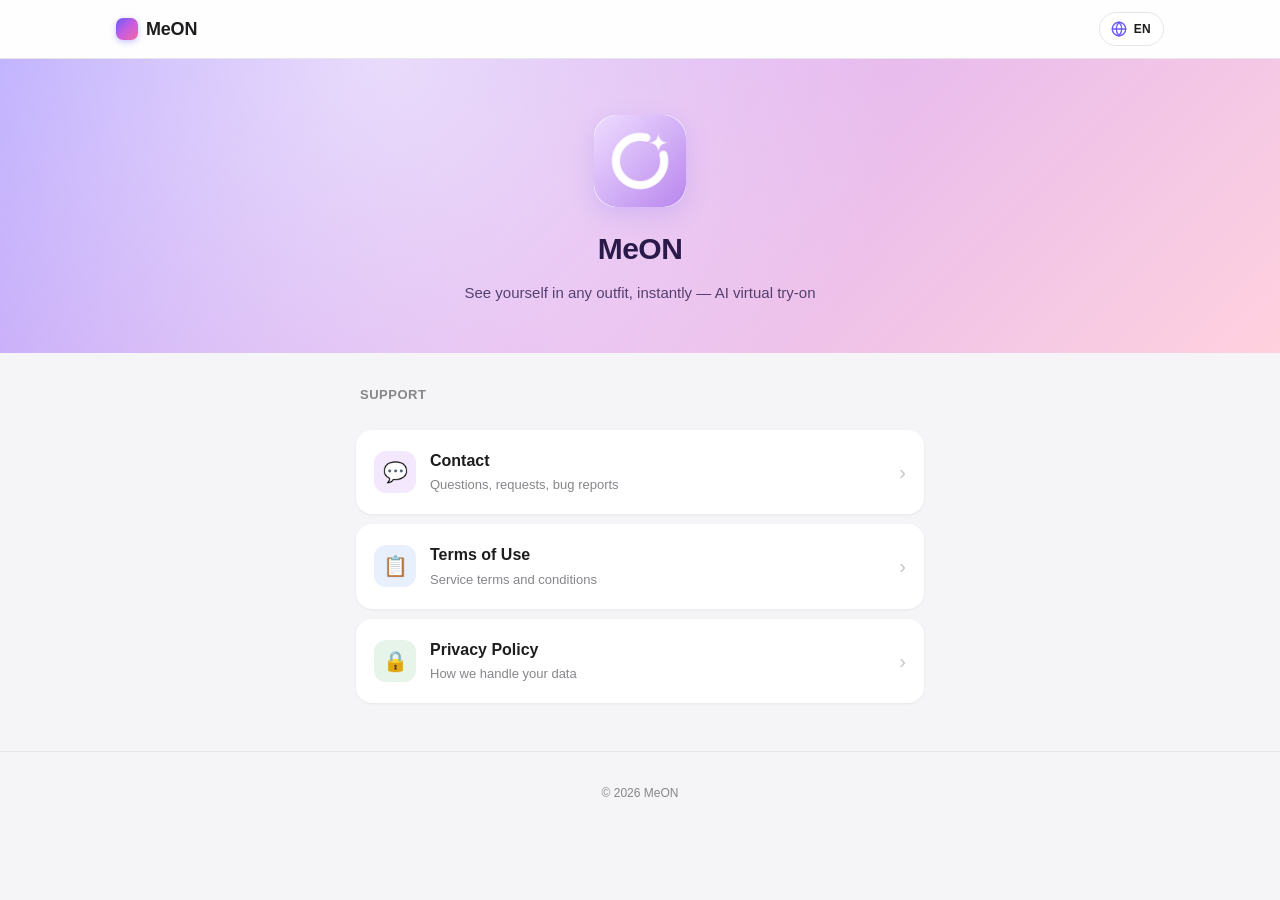
<file: index.html>
<!DOCTYPE html>
<html lang="ja">
<head>
    <meta charset="UTF-8">
    <meta name="viewport" content="width=device-width, initial-scale=1.0, viewport-fit=cover">
    <meta name="robots" content="noindex">
    <meta name="title-ja" content="MeON - サポート">
    <meta name="title-en" content="MeON - Support">
    <meta name="theme-color" content="#c79deb">
    <link rel="icon" type="image/svg+xml" href="favicon.svg">
    <link rel="icon" type="image/png" sizes="32x32" href="favicon-32.png">
    <link rel="apple-touch-icon" sizes="180x180" href="apple-touch-icon.png">
    <title>MeON - サポート</title>
    <link rel="stylesheet" href="assets/style.css">
</head>
<body data-lang="ja">
    <header class="topbar">
        <div class="topbar__inner">
            <a class="topbar__brand" href="./">
                <span class="dot"></span>
                MeON
            </a>
            <button class="lang-switch" type="button" aria-label="Switch language">
                <svg class="lang-switch__icon" viewBox="0 0 24 24" fill="none" stroke="currentColor" stroke-width="1.8" stroke-linecap="round" stroke-linejoin="round" aria-hidden="true"><circle cx="12" cy="12" r="9"/><path d="M3 12h18"/><path d="M12 3a13 13 0 0 1 0 18"/><path d="M12 3a13 13 0 0 0 0 18"/></svg>
                <span class="lang-switch__label">JA</span>
            </button>
        </div>
    </header>

    <section class="hero">
        <div class="hero__icon">
            <img src="icon-192.png" alt="MeON app icon">
        </div>
        <h1>MeON</h1>
        <p class="hero__tagline" data-lang-block="ja">AI で「自分が着た姿」がその場で分かる、バーチャル試着アプリ</p>
        <p class="hero__tagline" data-lang-block="en">See yourself in any outfit, instantly — AI virtual try-on</p>
    </section>

    <p class="section-title" data-lang-block="ja">サポート</p>
    <p class="section-title" data-lang-block="en">Support</p>

    <nav class="cards">
        <a href="contact.html" class="card">
            <div class="card__icon purple">💬</div>
            <div class="card__body" data-lang-block="ja">
                <h3>お問い合わせ</h3>
                <p>ご質問・ご要望・不具合報告</p>
            </div>
            <div class="card__body" data-lang-block="en">
                <h3>Contact</h3>
                <p>Questions, requests, bug reports</p>
            </div>
            <span class="card__arrow">›</span>
        </a>
        <a href="terms.html" class="card">
            <div class="card__icon blue">📋</div>
            <div class="card__body" data-lang-block="ja">
                <h3>利用規約</h3>
                <p>サービスのご利用に関する規約</p>
            </div>
            <div class="card__body" data-lang-block="en">
                <h3>Terms of Use</h3>
                <p>Service terms and conditions</p>
            </div>
            <span class="card__arrow">›</span>
        </a>
        <a href="privacy.html" class="card">
            <div class="card__icon green">🔒</div>
            <div class="card__body" data-lang-block="ja">
                <h3>プライバシーポリシー</h3>
                <p>個人情報の取り扱いについて</p>
            </div>
            <div class="card__body" data-lang-block="en">
                <h3>Privacy Policy</h3>
                <p>How we handle your data</p>
            </div>
            <span class="card__arrow">›</span>
        </a>
        <a href="tokushoho.html" class="card" data-lang-block="ja">
            <div class="card__icon amber">🏢</div>
            <div class="card__body">
                <h3>特定商取引法に基づく表記</h3>
                <p>販売事業者情報</p>
            </div>
            <span class="card__arrow">›</span>
        </a>
    </nav>

    <footer>
        <p>&copy; <span id="year"></span> MeON</p>
    </footer>

    <script src="assets/lang.js"></script>
</body>
</html>
</file>
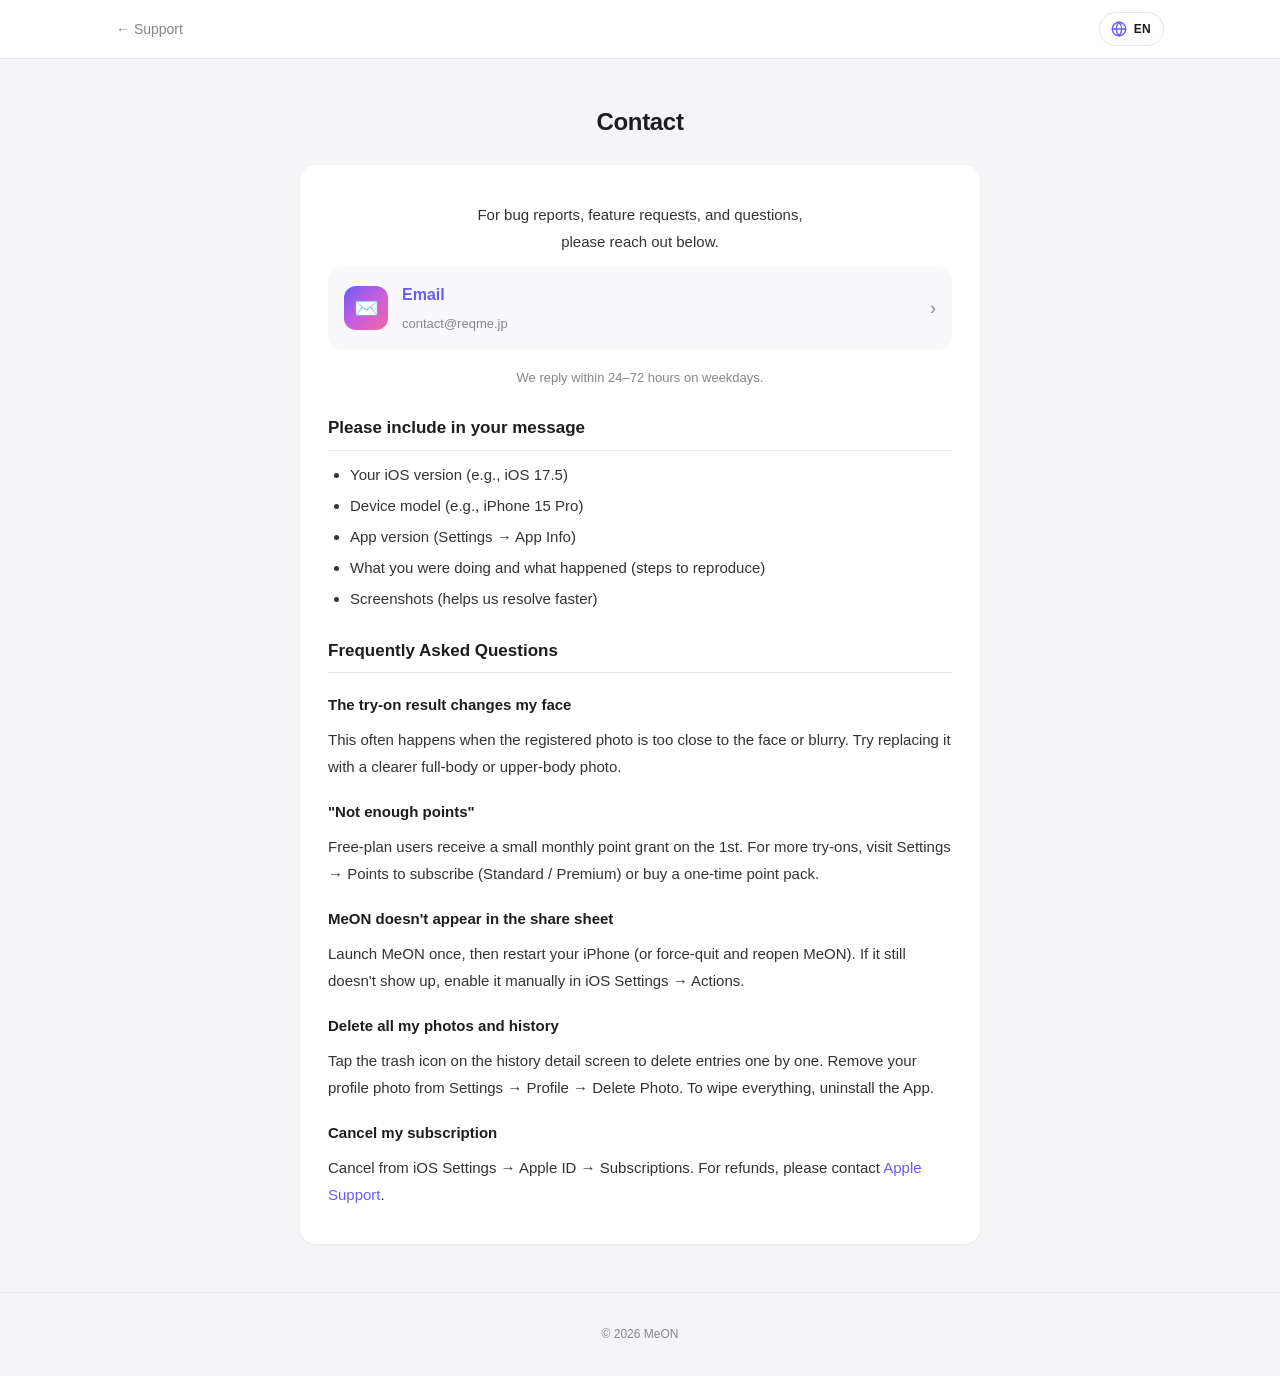
<file: contact.html>
<!DOCTYPE html>
<html lang="ja">
<head>
    <meta charset="UTF-8">
    <meta name="viewport" content="width=device-width, initial-scale=1.0, viewport-fit=cover">
    <meta name="robots" content="noindex">
    <meta name="title-ja" content="お問い合わせ - MeON">
    <meta name="title-en" content="Contact - MeON">
    <meta name="theme-color" content="#ffffff">
    <link rel="icon" type="image/svg+xml" href="favicon.svg">
    <link rel="icon" type="image/png" sizes="32x32" href="favicon-32.png">
    <link rel="apple-touch-icon" sizes="180x180" href="apple-touch-icon.png">
    <title>お問い合わせ - MeON</title>
    <link rel="stylesheet" href="assets/style.css">
</head>
<body data-lang="ja">
    <header class="topbar">
        <div class="topbar__inner">
            <a class="topbar__back" href="./" data-lang-block="ja">← サポート</a>
            <a class="topbar__back" href="./" data-lang-block="en">← Support</a>
            <button class="lang-switch" type="button" aria-label="Switch language">
                <svg class="lang-switch__icon" viewBox="0 0 24 24" fill="none" stroke="currentColor" stroke-width="1.8" stroke-linecap="round" stroke-linejoin="round" aria-hidden="true"><circle cx="12" cy="12" r="9"/><path d="M3 12h18"/><path d="M12 3a13 13 0 0 1 0 18"/><path d="M12 3a13 13 0 0 0 0 18"/></svg>
                <span class="lang-switch__label">JA</span>
            </button>
        </div>
    </header>

    <div class="page-header">
        <h1 data-lang-block="ja">お問い合わせ</h1>
        <h1 data-lang-block="en">Contact</h1>
    </div>

    <!-- ===== Japanese ===== -->
    <div class="content" data-lang-block="ja">
        <p style="text-align:center; color:#333;">
            MeON の不具合報告・ご要望・ご質問は<br>下記よりお気軽にご連絡ください。
        </p>

        <div class="contact-methods">
            <a href="mailto:contact@reqme.jp?subject=%5BMeON%5D%20お問い合わせ" class="contact-card">
                <div class="ico">✉️</div>
                <div class="info">
                    <div class="title">メール</div>
                    <div class="desc">contact@reqme.jp</div>
                </div>
                <div class="arr">›</div>
            </a>
        </div>

        <p style="font-size: 13px; color: #86868b; text-align: center;">
            平日 24〜72 時間以内に返信いたします。
        </p>

        <h2>お問い合わせ時にご記載ください</h2>
        <ul>
            <li>ご利用の iOS バージョン（例: iOS 17.5）</li>
            <li>端末モデル（例: iPhone 15 Pro）</li>
            <li>アプリのバージョン（設定 → アプリ情報から確認できます）</li>
            <li>具体的な現象・再現手順</li>
            <li>スクリーンショット（添付いただけると解決が早まります）</li>
        </ul>

        <h2>よくあるご質問</h2>

        <h3>試着画像が顔まで変わってしまう</h3>
        <p>登録した写真が顔のアップ気味だったり、ブレている場合に発生しやすくなります。全身、または上半身がはっきり写った写真への変更をお試しください。</p>

        <h3>「ポイントが足りません」と出る</h3>
        <p>毎月 1 日に Free プランで一定のポイントが自動付与されます。それ以上の試着が必要な場合は、設定 → ポイント から有料プラン（Standard / Premium）または単発のポイントパックをご利用ください。</p>

        <h3>共有シートに MeON が出ない</h3>
        <p>一度 MeON を起動後、iPhone を再起動（もしくは MeON を強制終了→再起動）してから再度お試しください。それでも表示されない場合は iOS の設定 → アクションから手動で有効化できます。</p>

        <h3>登録した写真や試着履歴を全部削除したい</h3>
        <p>履歴は履歴詳細画面のゴミ箱アイコンから個別削除できます。プロフィール写真は設定 → プロフィール → 写真を削除から削除できます。すべて消したい場合は、本アプリをアンインストールしてください。</p>

        <h3>サブスクリプションを解約したい</h3>
        <p>iOS の「設定」→ Apple ID → サブスクリプション から解約できます。返金については <a href="https://support.apple.com/ja-jp" target="_blank" rel="noopener">Apple サポート</a> にお問い合わせください。</p>
    </div>

    <!-- ===== English ===== -->
    <div class="content" data-lang-block="en">
        <p style="text-align:center; color:#333;">
            For bug reports, feature requests, and questions,<br>please reach out below.
        </p>

        <div class="contact-methods">
            <a href="mailto:contact@reqme.jp?subject=%5BMeON%5D%20Support" class="contact-card">
                <div class="ico">✉️</div>
                <div class="info">
                    <div class="title">Email</div>
                    <div class="desc">contact@reqme.jp</div>
                </div>
                <div class="arr">›</div>
            </a>
        </div>

        <p style="font-size: 13px; color: #86868b; text-align: center;">
            We reply within 24–72 hours on weekdays.
        </p>

        <h2>Please include in your message</h2>
        <ul>
            <li>Your iOS version (e.g., iOS 17.5)</li>
            <li>Device model (e.g., iPhone 15 Pro)</li>
            <li>App version (Settings → App Info)</li>
            <li>What you were doing and what happened (steps to reproduce)</li>
            <li>Screenshots (helps us resolve faster)</li>
        </ul>

        <h2>Frequently Asked Questions</h2>

        <h3>The try-on result changes my face</h3>
        <p>This often happens when the registered photo is too close to the face or blurry. Try replacing it with a clearer full-body or upper-body photo.</p>

        <h3>"Not enough points"</h3>
        <p>Free-plan users receive a small monthly point grant on the 1st. For more try-ons, visit Settings → Points to subscribe (Standard / Premium) or buy a one-time point pack.</p>

        <h3>MeON doesn't appear in the share sheet</h3>
        <p>Launch MeON once, then restart your iPhone (or force-quit and reopen MeON). If it still doesn't show up, enable it manually in iOS Settings → Actions.</p>

        <h3>Delete all my photos and history</h3>
        <p>Tap the trash icon on the history detail screen to delete entries one by one. Remove your profile photo from Settings → Profile → Delete Photo. To wipe everything, uninstall the App.</p>

        <h3>Cancel my subscription</h3>
        <p>Cancel from iOS Settings → Apple ID → Subscriptions. For refunds, please contact <a href="https://support.apple.com" target="_blank" rel="noopener">Apple Support</a>.</p>
    </div>

    <footer>
        <p>&copy; <span id="year"></span> MeON</p>
    </footer>

    <script src="assets/lang.js"></script>
</body>
</html>
</file>
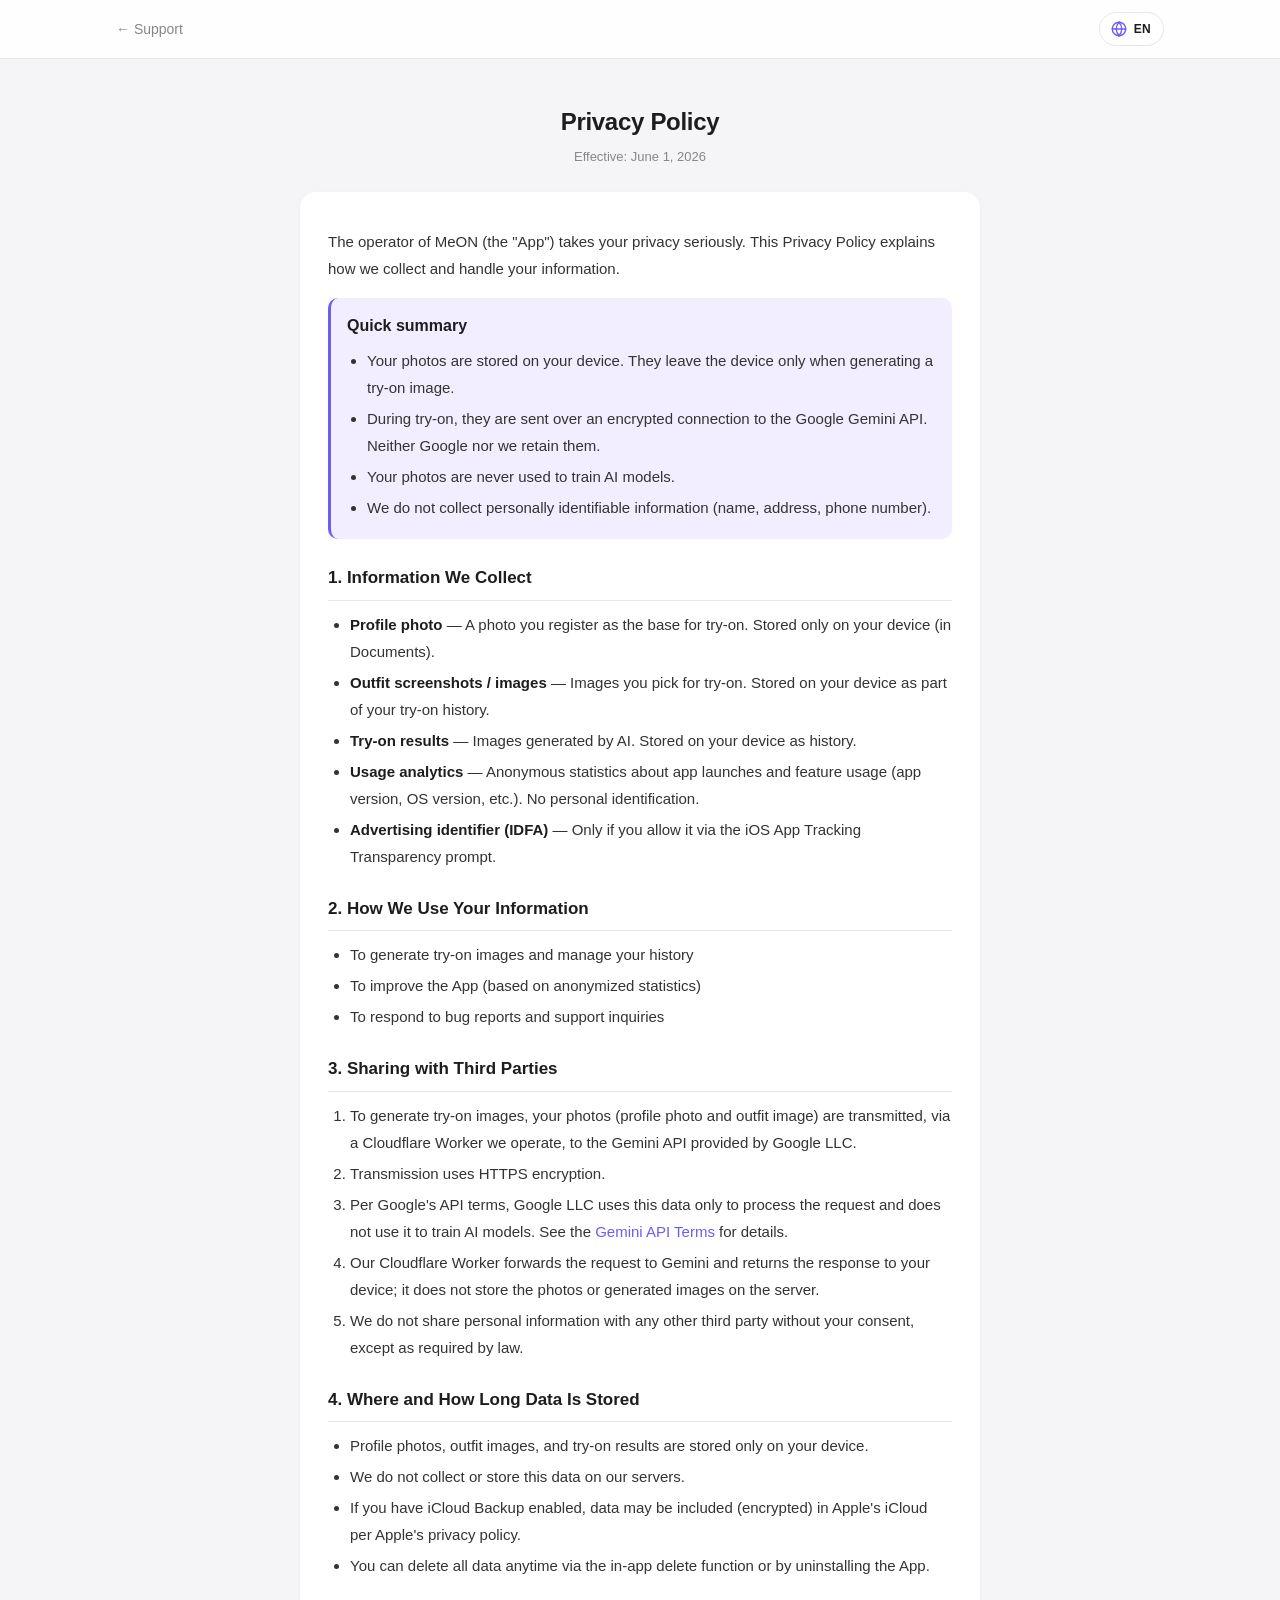
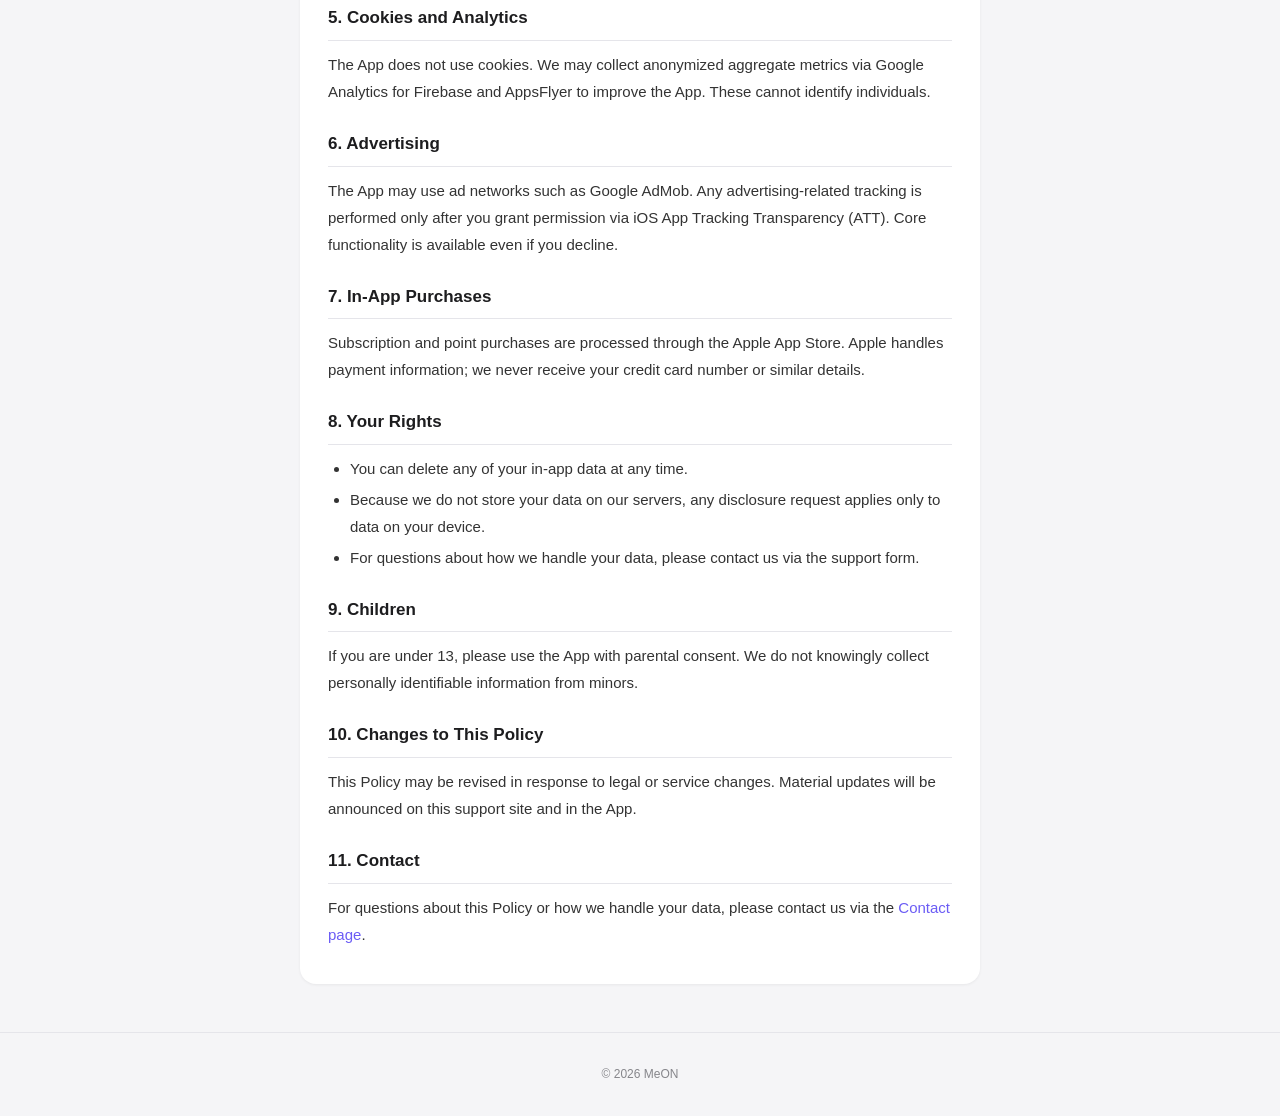
<file: privacy.html>
<!DOCTYPE html>
<html lang="ja">
<head>
    <meta charset="UTF-8">
    <meta name="viewport" content="width=device-width, initial-scale=1.0, viewport-fit=cover">
    <meta name="robots" content="noindex">
    <meta name="title-ja" content="プライバシーポリシー - MeON">
    <meta name="title-en" content="Privacy Policy - MeON">
    <meta name="theme-color" content="#ffffff">
    <link rel="icon" type="image/svg+xml" href="favicon.svg">
    <link rel="icon" type="image/png" sizes="32x32" href="favicon-32.png">
    <link rel="apple-touch-icon" sizes="180x180" href="apple-touch-icon.png">
    <title>プライバシーポリシー - MeON</title>
    <link rel="stylesheet" href="assets/style.css">
</head>
<body data-lang="ja">
    <header class="topbar">
        <div class="topbar__inner">
            <a class="topbar__back" href="./" data-lang-block="ja">← サポート</a>
            <a class="topbar__back" href="./" data-lang-block="en">← Support</a>
            <button class="lang-switch" type="button" aria-label="Switch language">
                <svg class="lang-switch__icon" viewBox="0 0 24 24" fill="none" stroke="currentColor" stroke-width="1.8" stroke-linecap="round" stroke-linejoin="round" aria-hidden="true"><circle cx="12" cy="12" r="9"/><path d="M3 12h18"/><path d="M12 3a13 13 0 0 1 0 18"/><path d="M12 3a13 13 0 0 0 0 18"/></svg>
                <span class="lang-switch__label">JA</span>
            </button>
        </div>
    </header>

    <div class="page-header">
        <h1 data-lang-block="ja">プライバシーポリシー</h1>
        <h1 data-lang-block="en">Privacy Policy</h1>
        <p class="date" data-lang-block="ja">制定：2026年6月1日</p>
        <p class="date" data-lang-block="en">Effective: June 1, 2026</p>
    </div>

    <!-- ===== Japanese ===== -->
    <div class="content" data-lang-block="ja">
        <p>MeON（以下「本アプリ」）の運営者（以下「運営者」）は、利用者のプライバシー保護を重要視し、個人情報および利用データの取り扱いについて以下のとおり定めます。</p>

        <div class="callout">
            <strong>要点だけ知りたい方へ</strong>
            <ul>
                <li>写真は端末内に保存され、試着結果生成のとき以外は端末外に出ません。</li>
                <li>試着時のみ、暗号化通信で Google Gemini API に送信されますが、Google および当方サーバーで保管はされません。</li>
                <li>AI の学習には利用されません。</li>
                <li>個人を識別できる情報（氏名・住所・電話番号）は一切取得しません。</li>
            </ul>
        </div>

        <h2>1. 取得する情報</h2>
        <ul>
            <li><strong>プロフィール写真</strong> — 利用者が試着のベースとして登録する写真。端末内（Documents）にのみ保存されます。</li>
            <li><strong>服のスクリーンショット / 画像</strong> — 利用者が試着のために選択した画像。端末内および試着履歴として保存されます。</li>
            <li><strong>試着結果画像</strong> — AI により生成された画像。端末内の履歴として保存されます。</li>
            <li><strong>利用統計</strong> — アプリの起動・機能利用に関する匿名統計（バージョン情報・OS バージョン等）。個人を特定できない形式で取得します。</li>
            <li><strong>App Tracking Transparency (ATT) で許可された場合の広告識別子</strong> — 利用者が iOS の設定で許可した場合のみ。</li>
        </ul>

        <h2>2. 個人情報の利用目的</h2>
        <ul>
            <li>試着画像の生成および履歴管理</li>
            <li>本アプリの機能改善（匿名統計に基づく）</li>
            <li>不具合・問い合わせ対応</li>
        </ul>

        <h2>3. 第三者への提供・外部送信</h2>
        <ol>
            <li>試着画像の生成のため、利用者の写真（プロフィール写真および服の画像）は、本アプリ運営者の管理する Cloudflare Worker を経由して Google LLC が提供する Gemini API に送信されます。</li>
            <li>送信は HTTPS による暗号化通信で行われます。</li>
            <li>Google LLC は当該データを当該リクエストの処理のためのみに利用し、AI の学習データとしては利用しないことを Google の API 規約上明示しています。詳細は <a href="https://ai.google.dev/gemini-api/terms" target="_blank" rel="noopener">Gemini API の利用規約</a> をご参照ください。</li>
            <li>運営者の Cloudflare Worker は、リクエストを Gemini に転送した後、レスポンスを利用者の端末へ返却するのみで、写真や生成画像をサーバー側に保管しません。</li>
            <li>上記以外の第三者に対し、利用者の同意なく個人情報を提供することはありません。ただし、法令に基づく場合を除きます。</li>
        </ol>

        <h2>4. データの保管場所と期間</h2>
        <ul>
            <li>プロフィール写真、服の画像、試着結果はすべて利用者の端末内にのみ保存されます。</li>
            <li>運営者は当該データを取得・保管しません。</li>
            <li>iCloud バックアップが有効になっている場合は、Apple の iCloud に暗号化された形式で含まれます。これは Apple のプライバシーポリシーに従います。</li>
            <li>利用者はいつでも履歴削除機能、またはアプリのアンインストールにより、端末内のすべてのデータを削除できます。</li>
        </ul>

        <h2>5. クッキー・解析ツール</h2>
        <p>本アプリではクッキーを利用していません。アプリの利用状況を改善するため、Google Analytics for Firebase および AppsFlyer による匿名化された集計データの取得を行うことがあります。これらにより個人を特定することはできません。</p>

        <h2>6. 広告について</h2>
        <p>本アプリは Google AdMob 等の広告ネットワークを利用する場合があります。広告配信に伴うトラッキングは、iOS の App Tracking Transparency（ATT）で利用者の許可を取得した上でのみ実施します。許可されない場合でも、本アプリの基本機能は利用できます。</p>

        <h2>7. アプリ内課金</h2>
        <p>サブスクリプションおよびポイント購入は、Apple の App Store 経由で行われます。決済情報は Apple が管理し、運営者は決済カード番号などの情報を取得することはありません。</p>

        <h2>8. 利用者の権利</h2>
        <ul>
            <li>利用者は、本アプリ内に保存された自身のデータを、いつでも削除することができます。</li>
            <li>運営者は利用者のデータをサーバー側に保管していないため、データの開示請求は端末内のデータが対象となります。</li>
            <li>個人情報の取り扱いに関するご質問は、お問い合わせ窓口までご連絡ください。</li>
        </ul>

        <h2>9. 未成年者の利用</h2>
        <p>13 歳未満の方が本アプリを利用する場合は、保護者の同意のもとでご利用ください。運営者は、未成年者からの本人特定情報を意図的に収集することはありません。</p>

        <h2>10. ポリシーの変更</h2>
        <p>本ポリシーは、法令の改正やサービス内容の変更に応じて、必要に応じて改定されます。重要な変更がある場合は、本サポートサイトおよびアプリ内で告知します。</p>

        <h2>11. お問い合わせ</h2>
        <p>本ポリシーまたは個人情報の取り扱いに関するご質問は、<a href="contact.html">お問い合わせページ</a> よりご連絡ください。</p>
    </div>

    <!-- ===== English ===== -->
    <div class="content" data-lang-block="en">
        <p>The operator of MeON (the "App") takes your privacy seriously. This Privacy Policy explains how we collect and handle your information.</p>

        <div class="callout">
            <strong>Quick summary</strong>
            <ul>
                <li>Your photos are stored on your device. They leave the device only when generating a try-on image.</li>
                <li>During try-on, they are sent over an encrypted connection to the Google Gemini API. Neither Google nor we retain them.</li>
                <li>Your photos are never used to train AI models.</li>
                <li>We do not collect personally identifiable information (name, address, phone number).</li>
            </ul>
        </div>

        <h2>1. Information We Collect</h2>
        <ul>
            <li><strong>Profile photo</strong> — A photo you register as the base for try-on. Stored only on your device (in Documents).</li>
            <li><strong>Outfit screenshots / images</strong> — Images you pick for try-on. Stored on your device as part of your try-on history.</li>
            <li><strong>Try-on results</strong> — Images generated by AI. Stored on your device as history.</li>
            <li><strong>Usage analytics</strong> — Anonymous statistics about app launches and feature usage (app version, OS version, etc.). No personal identification.</li>
            <li><strong>Advertising identifier (IDFA)</strong> — Only if you allow it via the iOS App Tracking Transparency prompt.</li>
        </ul>

        <h2>2. How We Use Your Information</h2>
        <ul>
            <li>To generate try-on images and manage your history</li>
            <li>To improve the App (based on anonymized statistics)</li>
            <li>To respond to bug reports and support inquiries</li>
        </ul>

        <h2>3. Sharing with Third Parties</h2>
        <ol>
            <li>To generate try-on images, your photos (profile photo and outfit image) are transmitted, via a Cloudflare Worker we operate, to the Gemini API provided by Google LLC.</li>
            <li>Transmission uses HTTPS encryption.</li>
            <li>Per Google's API terms, Google LLC uses this data only to process the request and does not use it to train AI models. See the <a href="https://ai.google.dev/gemini-api/terms" target="_blank" rel="noopener">Gemini API Terms</a> for details.</li>
            <li>Our Cloudflare Worker forwards the request to Gemini and returns the response to your device; it does not store the photos or generated images on the server.</li>
            <li>We do not share personal information with any other third party without your consent, except as required by law.</li>
        </ol>

        <h2>4. Where and How Long Data Is Stored</h2>
        <ul>
            <li>Profile photos, outfit images, and try-on results are stored only on your device.</li>
            <li>We do not collect or store this data on our servers.</li>
            <li>If you have iCloud Backup enabled, data may be included (encrypted) in Apple's iCloud per Apple's privacy policy.</li>
            <li>You can delete all data anytime via the in-app delete function or by uninstalling the App.</li>
        </ul>

        <h2>5. Cookies and Analytics</h2>
        <p>The App does not use cookies. We may collect anonymized aggregate metrics via Google Analytics for Firebase and AppsFlyer to improve the App. These cannot identify individuals.</p>

        <h2>6. Advertising</h2>
        <p>The App may use ad networks such as Google AdMob. Any advertising-related tracking is performed only after you grant permission via iOS App Tracking Transparency (ATT). Core functionality is available even if you decline.</p>

        <h2>7. In-App Purchases</h2>
        <p>Subscription and point purchases are processed through the Apple App Store. Apple handles payment information; we never receive your credit card number or similar details.</p>

        <h2>8. Your Rights</h2>
        <ul>
            <li>You can delete any of your in-app data at any time.</li>
            <li>Because we do not store your data on our servers, any disclosure request applies only to data on your device.</li>
            <li>For questions about how we handle your data, please contact us via the support form.</li>
        </ul>

        <h2>9. Children</h2>
        <p>If you are under 13, please use the App with parental consent. We do not knowingly collect personally identifiable information from minors.</p>

        <h2>10. Changes to This Policy</h2>
        <p>This Policy may be revised in response to legal or service changes. Material updates will be announced on this support site and in the App.</p>

        <h2>11. Contact</h2>
        <p>For questions about this Policy or how we handle your data, please contact us via the <a href="contact.html">Contact page</a>.</p>
    </div>

    <footer>
        <p>&copy; <span id="year"></span> MeON</p>
    </footer>

    <script src="assets/lang.js"></script>
</body>
</html>
</file>
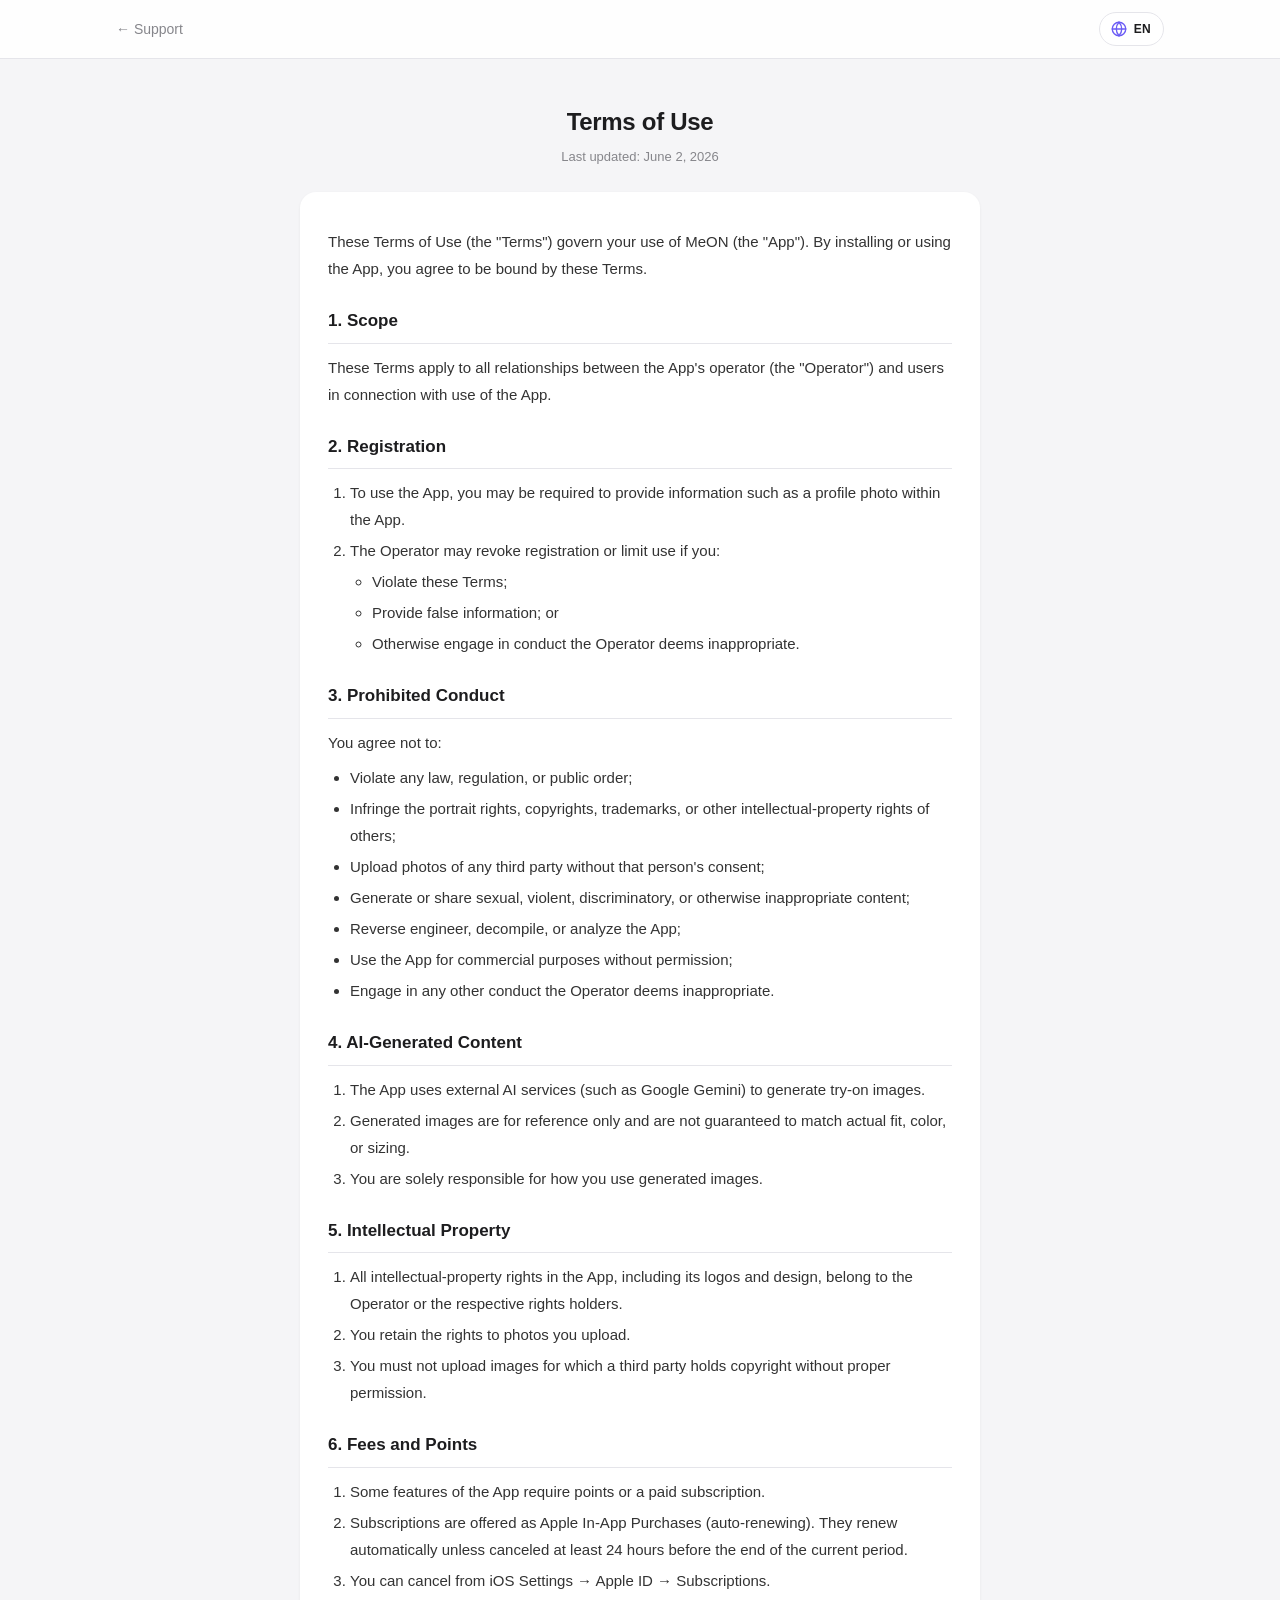
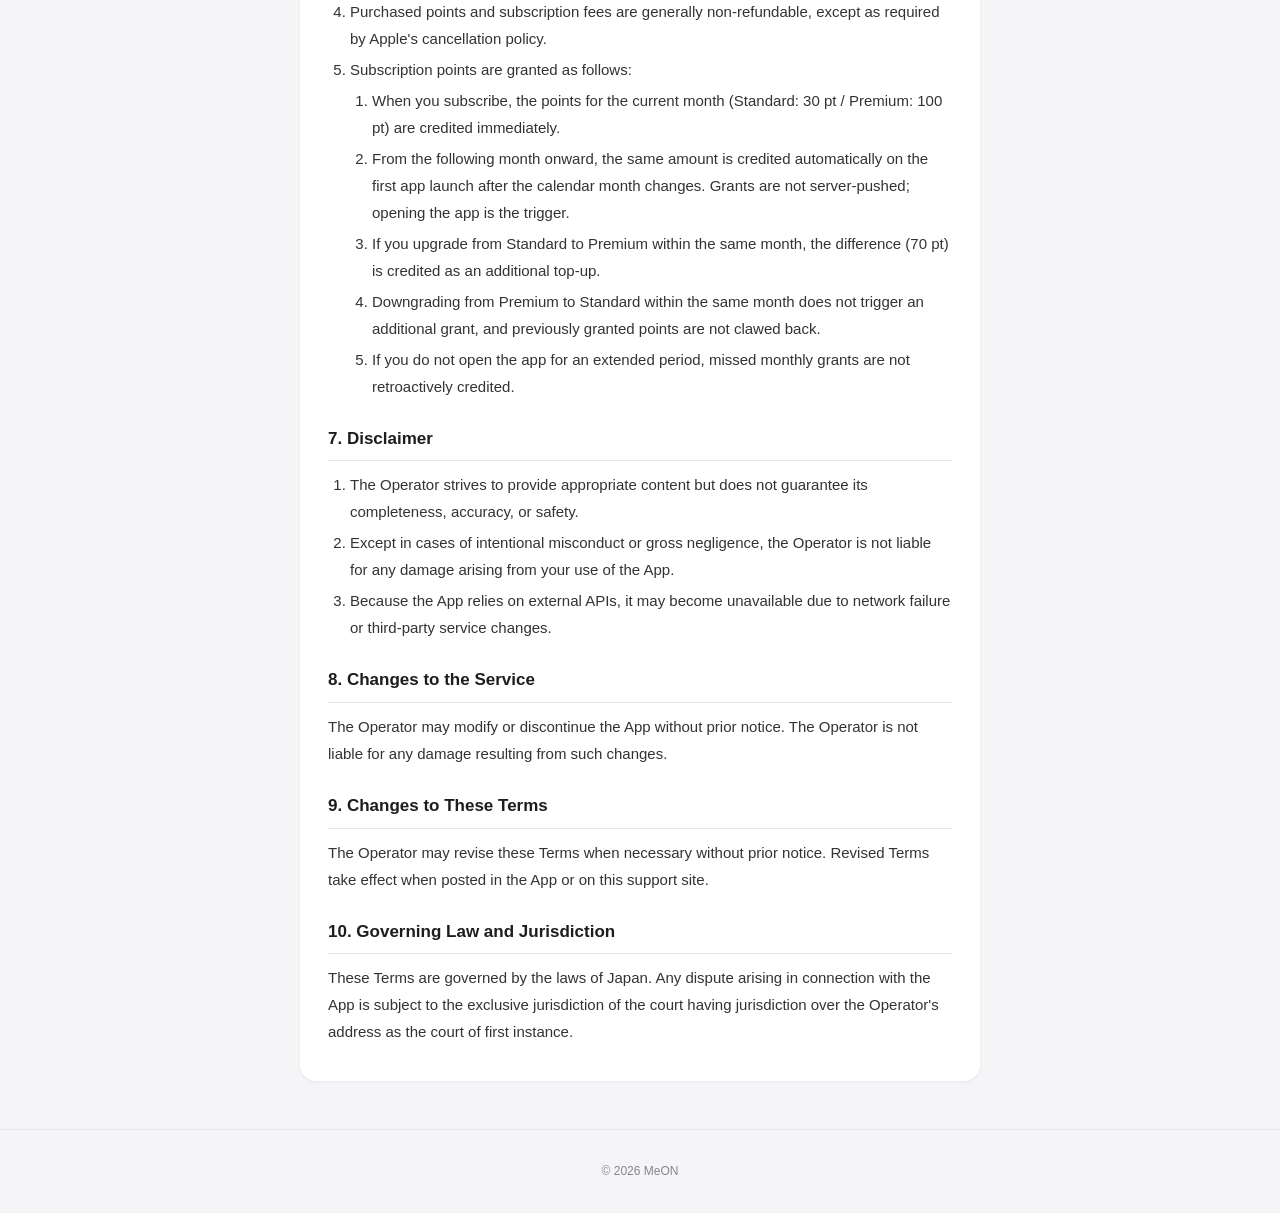
<file: terms.html>
<!DOCTYPE html>
<html lang="ja">
<head>
    <meta charset="UTF-8">
    <meta name="viewport" content="width=device-width, initial-scale=1.0, viewport-fit=cover">
    <meta name="robots" content="noindex">
    <meta name="title-ja" content="利用規約 - MeON">
    <meta name="title-en" content="Terms of Use - MeON">
    <meta name="theme-color" content="#ffffff">
    <link rel="icon" type="image/svg+xml" href="favicon.svg">
    <link rel="icon" type="image/png" sizes="32x32" href="favicon-32.png">
    <link rel="apple-touch-icon" sizes="180x180" href="apple-touch-icon.png">
    <title>利用規約 - MeON</title>
    <link rel="stylesheet" href="assets/style.css">
</head>
<body data-lang="ja">
    <header class="topbar">
        <div class="topbar__inner">
            <a class="topbar__back" href="./" data-lang-block="ja">← サポート</a>
            <a class="topbar__back" href="./" data-lang-block="en">← Support</a>
            <button class="lang-switch" type="button" aria-label="Switch language">
                <svg class="lang-switch__icon" viewBox="0 0 24 24" fill="none" stroke="currentColor" stroke-width="1.8" stroke-linecap="round" stroke-linejoin="round" aria-hidden="true"><circle cx="12" cy="12" r="9"/><path d="M3 12h18"/><path d="M12 3a13 13 0 0 1 0 18"/><path d="M12 3a13 13 0 0 0 0 18"/></svg>
                <span class="lang-switch__label">JA</span>
            </button>
        </div>
    </header>

    <div class="page-header">
        <h1 data-lang-block="ja">利用規約</h1>
        <h1 data-lang-block="en">Terms of Use</h1>
        <p class="date" data-lang-block="ja">最終更新：2026年6月2日</p>
        <p class="date" data-lang-block="en">Last updated: June 2, 2026</p>
    </div>

    <!-- ===== Japanese ===== -->
    <div class="content" data-lang-block="ja">
        <p>本利用規約（以下「本規約」）は、MeON（以下「本アプリ」）の利用に関する条件を定めるものです。本アプリをインストール、または利用することにより、本規約に同意したものとみなします。</p>

        <h2>第1条（適用）</h2>
        <p>本規約は、本アプリの提供者（以下「運営者」）と利用者との間の本アプリの利用に関わる一切の関係に適用されます。</p>

        <h2>第2条（利用登録）</h2>
        <ol>
            <li>本アプリの利用にあたって、利用者は本アプリ内でプロフィール写真の登録など必要な情報を提供することがあります。</li>
            <li>運営者は、利用者が次のいずれかに該当する場合、登録を取り消しまたは利用を制限することができます。
                <ul>
                    <li>本規約に違反した場合</li>
                    <li>登録事項に虚偽の事実があった場合</li>
                    <li>その他、運営者が利用を不適切と判断した場合</li>
                </ul>
            </li>
        </ol>

        <h2>第3条（禁止事項）</h2>
        <p>利用者は、本アプリの利用にあたり、以下の行為をしてはなりません。</p>
        <ul>
            <li>法令または公序良俗に違反する行為</li>
            <li>他人の肖像権、著作権、商標権その他の知的財産権を侵害する行為</li>
            <li>本人の同意を得ずに第三者の写真を本アプリにアップロードする行為</li>
            <li>性的、暴力的、差別的、その他不適切と判断されるコンテンツを生成・共有する行為</li>
            <li>本アプリのリバースエンジニアリング、逆コンパイル、解析を行う行為</li>
            <li>本アプリを商用目的で無断利用する行為</li>
            <li>その他、運営者が不適切と判断する行為</li>
        </ul>

        <h2>第4条（AI 生成コンテンツについて）</h2>
        <ol>
            <li>本アプリは外部の AI サービス（Google Gemini 等）を利用して試着画像を生成します。</li>
            <li>生成された画像はあくまで参考であり、実際の着用感や色味、サイズと完全に一致することは保証されません。</li>
            <li>生成画像の最終的な利用責任は利用者に帰属します。</li>
        </ol>

        <h2>第5条（知的財産権）</h2>
        <ol>
            <li>本アプリ自体および付随するロゴ、デザインに関する知的財産権は運営者または正当な権利者に帰属します。</li>
            <li>利用者が本アプリにアップロードした写真の権利は引き続き利用者に帰属します。</li>
            <li>利用者は、第三者が著作権を有する画像を許諾なくアップロードしてはなりません。</li>
        </ol>

        <h2>第6条（利用料金とポイント）</h2>
        <ol>
            <li>本アプリの一部機能は、ポイントの消費または有料サブスクリプションが必要です。</li>
            <li>サブスクリプションは Apple のアプリ内課金（自動更新型）として提供されます。期間終了の24時間前までにキャンセルしない限り自動更新されます。</li>
            <li>キャンセルは iOS の「設定」→「Apple ID」→「サブスクリプション」から行ってください。</li>
            <li>購入したポイントおよびサブスクリプション料金は、購入後の払い戻しを原則として行いません（Apple のキャンセル規定に従う場合を除く）。</li>
            <li>サブスクリプションプランのポイント付与は以下のとおりです。
                <ol>
                    <li>加入時に、当月分のポイント（Standard プラン: 30 pt / Premium プラン: 100 pt）を即時付与します。</li>
                    <li>翌月以降は、月が変わった後の初回アプリ起動時に同額のポイントを自動付与します。サーバーからのプッシュではなく、アプリ起動が付与の契機となります。</li>
                    <li>Standard 加入期間中に Premium へアップグレードした場合、同月内に差分（70 pt）を追加付与します。</li>
                    <li>Premium から Standard へのダウングレードが行われた場合、同月内の追加付与は行いません（既に付与済みのポイントの取り戻しも行いません）。</li>
                    <li>長期間アプリを起動しなかった場合、未受領月分の遡及付与は行いません。</li>
                </ol>
            </li>
        </ol>

        <h2>第7条（免責事項）</h2>
        <ol>
            <li>運営者は、本アプリの提供にあたり、可能な限り適切な内容となるよう努めますが、その完全性・正確性・安全性を保証するものではありません。</li>
            <li>本アプリの利用により発生した損害について、運営者は故意または重大な過失がない限り、責任を負わないものとします。</li>
            <li>本アプリは外部 API への通信が必要なため、ネットワーク障害や外部サービスの仕様変更により利用できなくなる場合があります。</li>
        </ol>

        <h2>第8条（サービス内容の変更）</h2>
        <p>運営者は、利用者への事前の通知なく、本アプリの内容を変更、または提供を停止することがあります。これにより利用者に生じた損害について、運営者は責任を負いません。</p>

        <h2>第9条（規約の変更）</h2>
        <p>運営者は、必要と判断した場合には、利用者に通知することなく本規約を変更することができます。変更後の規約は、本アプリ内または本サポートサイトに掲載した時点から効力を生じます。</p>

        <h2>第10条（準拠法・裁判管轄）</h2>
        <p>本規約の解釈にあたっては、日本法を準拠法とします。本アプリに関して紛争が生じた場合には、運営者の所在地を管轄する裁判所を専属的合意管轄とします。</p>
    </div>

    <!-- ===== English ===== -->
    <div class="content" data-lang-block="en">
        <p>These Terms of Use (the "Terms") govern your use of MeON (the "App"). By installing or using the App, you agree to be bound by these Terms.</p>

        <h2>1. Scope</h2>
        <p>These Terms apply to all relationships between the App's operator (the "Operator") and users in connection with use of the App.</p>

        <h2>2. Registration</h2>
        <ol>
            <li>To use the App, you may be required to provide information such as a profile photo within the App.</li>
            <li>The Operator may revoke registration or limit use if you:
                <ul>
                    <li>Violate these Terms;</li>
                    <li>Provide false information; or</li>
                    <li>Otherwise engage in conduct the Operator deems inappropriate.</li>
                </ul>
            </li>
        </ol>

        <h2>3. Prohibited Conduct</h2>
        <p>You agree not to:</p>
        <ul>
            <li>Violate any law, regulation, or public order;</li>
            <li>Infringe the portrait rights, copyrights, trademarks, or other intellectual-property rights of others;</li>
            <li>Upload photos of any third party without that person's consent;</li>
            <li>Generate or share sexual, violent, discriminatory, or otherwise inappropriate content;</li>
            <li>Reverse engineer, decompile, or analyze the App;</li>
            <li>Use the App for commercial purposes without permission;</li>
            <li>Engage in any other conduct the Operator deems inappropriate.</li>
        </ul>

        <h2>4. AI-Generated Content</h2>
        <ol>
            <li>The App uses external AI services (such as Google Gemini) to generate try-on images.</li>
            <li>Generated images are for reference only and are not guaranteed to match actual fit, color, or sizing.</li>
            <li>You are solely responsible for how you use generated images.</li>
        </ol>

        <h2>5. Intellectual Property</h2>
        <ol>
            <li>All intellectual-property rights in the App, including its logos and design, belong to the Operator or the respective rights holders.</li>
            <li>You retain the rights to photos you upload.</li>
            <li>You must not upload images for which a third party holds copyright without proper permission.</li>
        </ol>

        <h2>6. Fees and Points</h2>
        <ol>
            <li>Some features of the App require points or a paid subscription.</li>
            <li>Subscriptions are offered as Apple In-App Purchases (auto-renewing). They renew automatically unless canceled at least 24 hours before the end of the current period.</li>
            <li>You can cancel from iOS Settings → Apple ID → Subscriptions.</li>
            <li>Purchased points and subscription fees are generally non-refundable, except as required by Apple's cancellation policy.</li>
            <li>Subscription points are granted as follows:
                <ol>
                    <li>When you subscribe, the points for the current month (Standard: 30 pt / Premium: 100 pt) are credited immediately.</li>
                    <li>From the following month onward, the same amount is credited automatically on the first app launch after the calendar month changes. Grants are not server-pushed; opening the app is the trigger.</li>
                    <li>If you upgrade from Standard to Premium within the same month, the difference (70 pt) is credited as an additional top-up.</li>
                    <li>Downgrading from Premium to Standard within the same month does not trigger an additional grant, and previously granted points are not clawed back.</li>
                    <li>If you do not open the app for an extended period, missed monthly grants are not retroactively credited.</li>
                </ol>
            </li>
        </ol>

        <h2>7. Disclaimer</h2>
        <ol>
            <li>The Operator strives to provide appropriate content but does not guarantee its completeness, accuracy, or safety.</li>
            <li>Except in cases of intentional misconduct or gross negligence, the Operator is not liable for any damage arising from your use of the App.</li>
            <li>Because the App relies on external APIs, it may become unavailable due to network failure or third-party service changes.</li>
        </ol>

        <h2>8. Changes to the Service</h2>
        <p>The Operator may modify or discontinue the App without prior notice. The Operator is not liable for any damage resulting from such changes.</p>

        <h2>9. Changes to These Terms</h2>
        <p>The Operator may revise these Terms when necessary without prior notice. Revised Terms take effect when posted in the App or on this support site.</p>

        <h2>10. Governing Law and Jurisdiction</h2>
        <p>These Terms are governed by the laws of Japan. Any dispute arising in connection with the App is subject to the exclusive jurisdiction of the court having jurisdiction over the Operator's address as the court of first instance.</p>
    </div>

    <footer>
        <p>&copy; <span id="year"></span> MeON</p>
    </footer>

    <script src="assets/lang.js"></script>
</body>
</html>
</file>
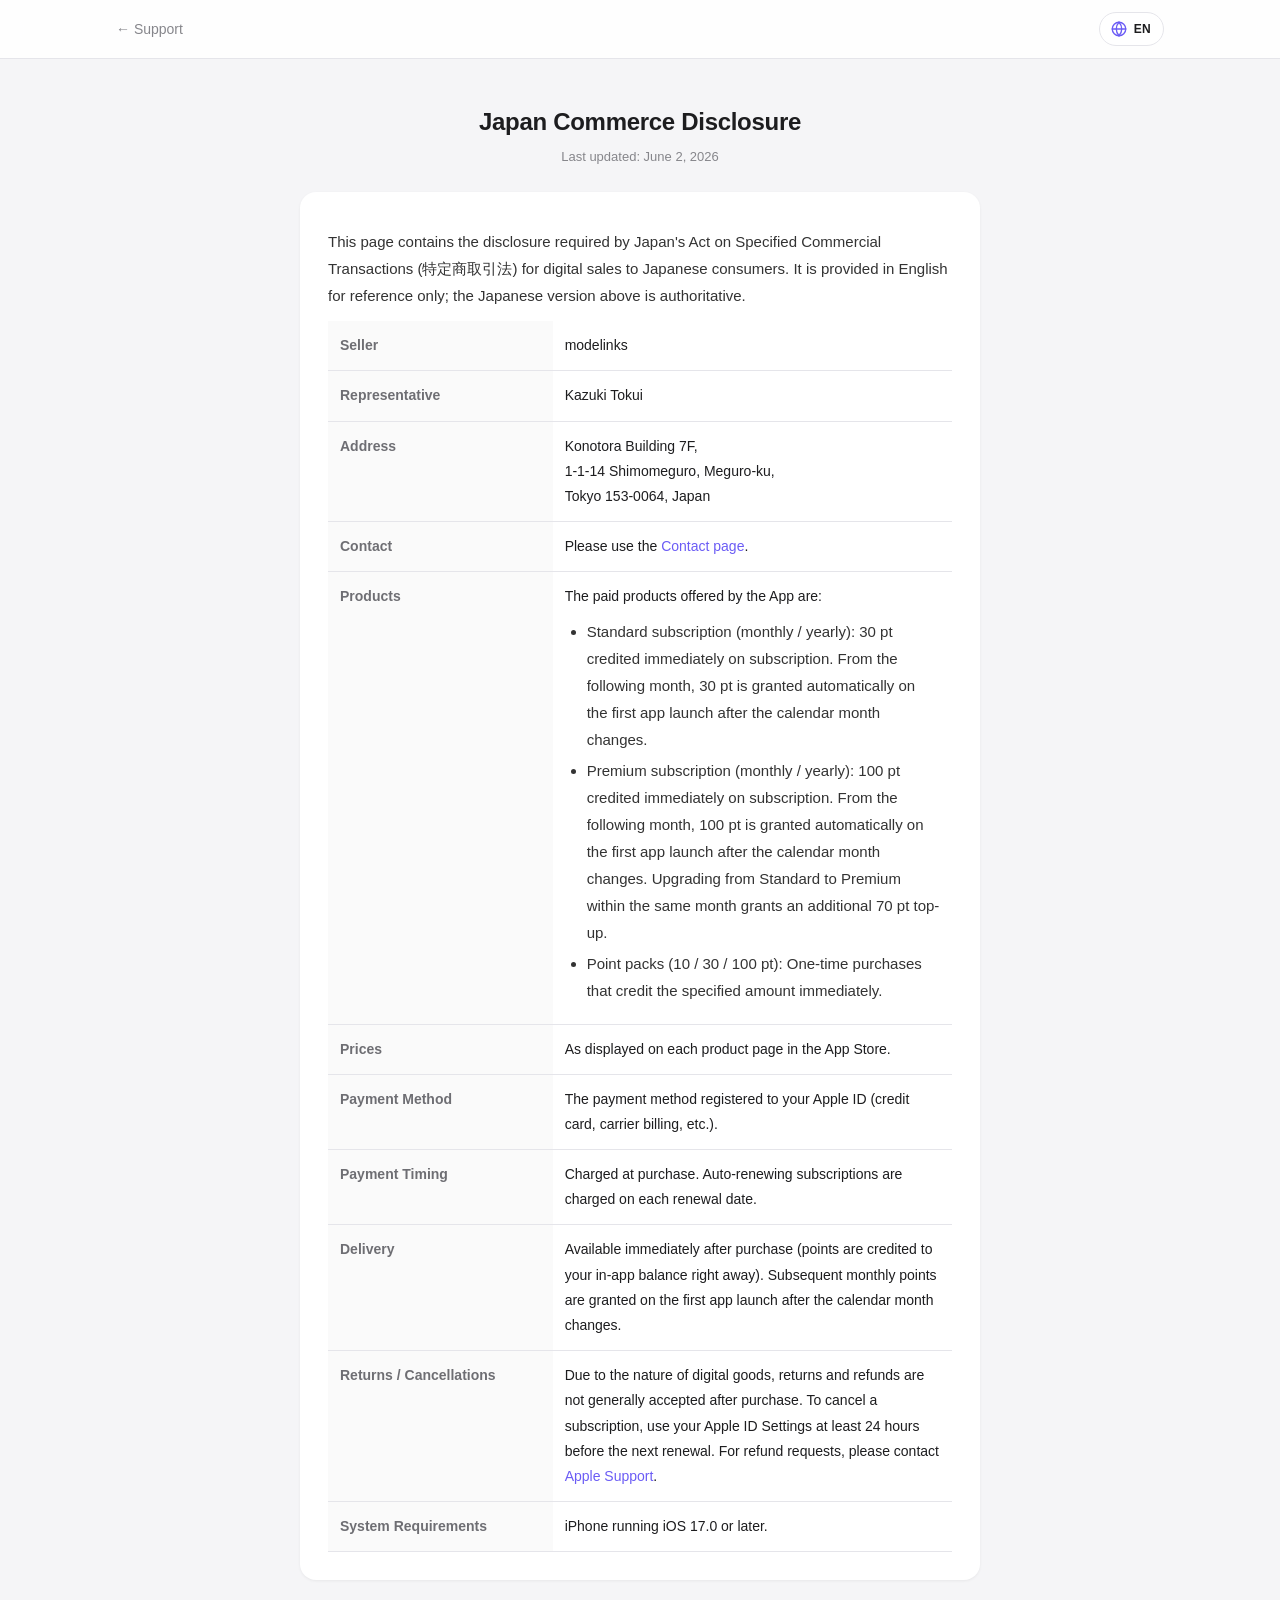
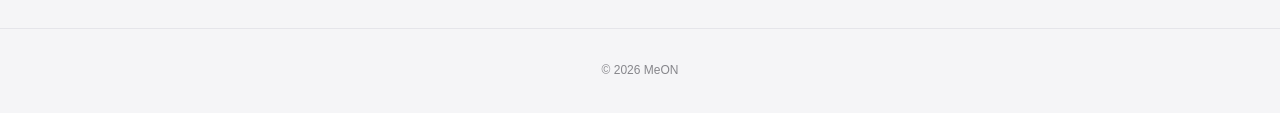
<file: tokushoho.html>
<!DOCTYPE html>
<html lang="ja">
<head>
    <meta charset="UTF-8">
    <meta name="viewport" content="width=device-width, initial-scale=1.0, viewport-fit=cover">
    <meta name="robots" content="noindex">
    <meta name="title-ja" content="特定商取引法に基づく表記 - MeON">
    <meta name="title-en" content="Japan Commerce Disclosure - MeON">
    <meta name="theme-color" content="#ffffff">
    <link rel="icon" type="image/svg+xml" href="favicon.svg">
    <link rel="icon" type="image/png" sizes="32x32" href="favicon-32.png">
    <link rel="apple-touch-icon" sizes="180x180" href="apple-touch-icon.png">
    <title>特定商取引法に基づく表記 - MeON</title>
    <link rel="stylesheet" href="assets/style.css">
</head>
<body data-lang="ja">
    <header class="topbar">
        <div class="topbar__inner">
            <a class="topbar__back" href="./" data-lang-block="ja">← サポート</a>
            <a class="topbar__back" href="./" data-lang-block="en">← Support</a>
            <button class="lang-switch" type="button" aria-label="Switch language">
                <svg class="lang-switch__icon" viewBox="0 0 24 24" fill="none" stroke="currentColor" stroke-width="1.8" stroke-linecap="round" stroke-linejoin="round" aria-hidden="true"><circle cx="12" cy="12" r="9"/><path d="M3 12h18"/><path d="M12 3a13 13 0 0 1 0 18"/><path d="M12 3a13 13 0 0 0 0 18"/></svg>
                <span class="lang-switch__label">JA</span>
            </button>
        </div>
    </header>

    <div class="page-header">
        <h1 data-lang-block="ja">特定商取引法に基づく表記</h1>
        <h1 data-lang-block="en">Japan Commerce Disclosure</h1>
        <p class="date" data-lang-block="ja">最終更新：2026年6月2日</p>
        <p class="date" data-lang-block="en">Last updated: June 2, 2026</p>
    </div>

    <!-- ===== Japanese ===== -->
    <div class="content" data-lang-block="ja">
        <table class="spec-table">
            <tr>
                <th>販売事業者</th>
                <td>modelinks</td>
            </tr>
            <tr>
                <th>運営責任者</th>
                <td>徳井 一輝</td>
            </tr>
            <tr>
                <th>所在地</th>
                <td>〒153-0064<br>東京都目黒区下目黒1丁目1番14号<br>コノトラビル7F</td>
            </tr>
            <tr>
                <th>連絡先</th>
                <td><a href="contact.html">お問い合わせページ</a> よりご連絡ください</td>
            </tr>
            <tr>
                <th>商品の内容</th>
                <td>
                    本アプリで提供する有料商品は以下のとおりです。
                    <ul>
                        <li>Standard サブスクリプション (月額 / 年額): 加入時に当月分 30 pt を即時付与。翌月以降は、月が変わった後の初回アプリ起動時に 30 pt を自動付与。</li>
                        <li>Premium サブスクリプション (月額 / 年額): 加入時に当月分 100 pt を即時付与。翌月以降は、月が変わった後の初回アプリ起動時に 100 pt を自動付与。Standard 加入中に Premium へアップグレードした場合、同月内に差分 70 pt を追加付与。</li>
                        <li>ポイントパック (10 / 30 / 100 pt): 購入時に当該数量を即時付与する単発商品。</li>
                    </ul>
                </td>
            </tr>
            <tr>
                <th>販売価格</th>
                <td>App Store 内の各商品ページに記載された価格に準じます</td>
            </tr>
            <tr>
                <th>支払方法</th>
                <td>Apple ID に登録された支払方法（クレジットカード、キャリア決済等）による決済</td>
            </tr>
            <tr>
                <th>支払時期</th>
                <td>購入手続き完了時に即時決済されます。自動更新サブスクリプションは各更新日に自動決済されます。</td>
            </tr>
            <tr>
                <th>商品の引渡し時期</th>
                <td>購入手続き完了後、即時ご利用いただけます（ポイントは購入直後にアプリ内残高へ加算されます）。翌月以降の月次ポイントは、月が変わった後の初回アプリ起動時に付与されます。</td>
            </tr>
            <tr>
                <th>返品・キャンセル</th>
                <td>
                    デジタルコンテンツの性質上、購入後の返品・返金はお受けできません。サブスクリプションの解約は、Apple ID の設定画面から次回更新日の24時間前までに行ってください。返金に関するお問い合わせは <a href="https://support.apple.com/ja-jp" target="_blank" rel="noopener">Apple サポート</a> へお願いいたします。
                </td>
            </tr>
            <tr>
                <th>動作環境</th>
                <td>iOS 17.0 以降を搭載した iPhone</td>
            </tr>
        </table>
    </div>

    <!-- ===== English ===== -->
    <div class="content" data-lang-block="en">
        <p>This page contains the disclosure required by Japan's Act on Specified Commercial Transactions (特定商取引法) for digital sales to Japanese consumers. It is provided in English for reference only; the Japanese version above is authoritative.</p>

        <table class="spec-table">
            <tr><th>Seller</th><td>modelinks</td></tr>
            <tr><th>Representative</th><td>Kazuki Tokui</td></tr>
            <tr>
                <th>Address</th>
                <td>Konotora Building 7F,<br>1-1-14 Shimomeguro, Meguro-ku,<br>Tokyo 153-0064, Japan</td>
            </tr>
            <tr>
                <th>Contact</th>
                <td>Please use the <a href="contact.html">Contact page</a>.</td>
            </tr>
            <tr>
                <th>Products</th>
                <td>
                    The paid products offered by the App are:
                    <ul>
                        <li>Standard subscription (monthly / yearly): 30 pt credited immediately on subscription. From the following month, 30 pt is granted automatically on the first app launch after the calendar month changes.</li>
                        <li>Premium subscription (monthly / yearly): 100 pt credited immediately on subscription. From the following month, 100 pt is granted automatically on the first app launch after the calendar month changes. Upgrading from Standard to Premium within the same month grants an additional 70 pt top-up.</li>
                        <li>Point packs (10 / 30 / 100 pt): One-time purchases that credit the specified amount immediately.</li>
                    </ul>
                </td>
            </tr>
            <tr>
                <th>Prices</th>
                <td>As displayed on each product page in the App Store.</td>
            </tr>
            <tr>
                <th>Payment Method</th>
                <td>The payment method registered to your Apple ID (credit card, carrier billing, etc.).</td>
            </tr>
            <tr>
                <th>Payment Timing</th>
                <td>Charged at purchase. Auto-renewing subscriptions are charged on each renewal date.</td>
            </tr>
            <tr>
                <th>Delivery</th>
                <td>Available immediately after purchase (points are credited to your in-app balance right away). Subsequent monthly points are granted on the first app launch after the calendar month changes.</td>
            </tr>
            <tr>
                <th>Returns / Cancellations</th>
                <td>
                    Due to the nature of digital goods, returns and refunds are not generally accepted after purchase. To cancel a subscription, use your Apple ID Settings at least 24 hours before the next renewal. For refund requests, please contact <a href="https://support.apple.com" target="_blank" rel="noopener">Apple Support</a>.
                </td>
            </tr>
            <tr>
                <th>System Requirements</th>
                <td>iPhone running iOS 17.0 or later.</td>
            </tr>
        </table>
    </div>

    <footer>
        <p>&copy; <span id="year"></span> MeON</p>
    </footer>

    <script src="assets/lang.js"></script>
</body>
</html>
</file>
<file: assets/style.css>
/* MeON support site — bilingual + mobile-first redesign
   Layout: clean cards (Pulse-inspired) with MeON's lavender/pink brand gradient hero. */

:root {
    --bg: #f5f5f7;
    --surface: #ffffff;
    --text: #1d1d1f;
    --text-secondary: #6e6e73;
    --text-tertiary: #86868b;
    --border: #e5e5ea;
    --link: #6b5cf5;
    --brand-indigo: #6b5cf5;
    --brand-violet: #c75de0;
    --brand-pink: #f5669e;
    --brand-grad: linear-gradient(135deg, #b8a8ff 0%, #e4b8f0 50%, #ffd1de 100%);
    --brand-grad-strong: linear-gradient(135deg, #6b5cf5 0%, #c75de0 50%, #f5669e 100%);
    --shadow-sm: 0 1px 3px rgba(0,0,0,0.06);
    --shadow-md: 0 4px 12px rgba(0,0,0,0.08);
    --shadow-lg: 0 8px 24px rgba(107,92,245,0.18);
    --radius-card: 16px;
}

* { margin: 0; padding: 0; box-sizing: border-box; }

html, body { overflow-x: hidden; }

body {
    font-family: -apple-system, BlinkMacSystemFont, 'Hiragino Sans',
                 'Hiragino Kaku Gothic ProN', 'Segoe UI', sans-serif;
    background: var(--bg);
    color: var(--text);
    line-height: 1.6;
    -webkit-font-smoothing: antialiased;
    -webkit-text-size-adjust: 100%;
}

/* ===== Top navigation bar (sticky) ===== */
.topbar {
    position: sticky;
    top: 0;
    z-index: 100;
    background: rgba(255, 255, 255, 0.86);
    backdrop-filter: saturate(160%) blur(14px);
    -webkit-backdrop-filter: saturate(160%) blur(14px);
    border-bottom: 1px solid var(--border);
}
.topbar__inner {
    max-width: 1080px;
    margin: 0 auto;
    padding: 12px 16px;
    display: flex;
    align-items: center;
    justify-content: space-between;
    gap: 12px;
}
.topbar__brand {
    font-size: 18px;
    font-weight: 700;
    letter-spacing: -0.2px;
    color: var(--text);
    text-decoration: none;
    display: inline-flex;
    align-items: center;
    gap: 8px;
}
.topbar__brand .dot {
    width: 22px;
    height: 22px;
    border-radius: 7px;
    background: var(--brand-grad-strong);
    box-shadow: 0 2px 6px rgba(107,92,245,0.35);
}
.topbar__back {
    font-size: 14px;
    color: var(--text-tertiary);
    text-decoration: none;
    transition: color 0.15s;
}
.topbar__back:hover { color: var(--text); }
.lang-switch {
    background: var(--surface);
    border: 1px solid var(--border);
    border-radius: 999px;
    padding: 6px 12px 6px 10px;
    display: inline-flex;
    align-items: center;
    gap: 6px;
    font-size: 12px;
    font-weight: 700;
    letter-spacing: 0.02em;
    color: var(--text);
    cursor: pointer;
    font-family: inherit;
    transition: background 0.15s, transform 0.15s, border-color 0.15s;
    white-space: nowrap;
    min-height: 34px;
}
.lang-switch:hover {
    background: var(--bg);
    border-color: #d0d0d6;
    transform: translateY(-1px);
}
.lang-switch:active { transform: translateY(0); }
.lang-switch__icon {
    width: 18px;
    height: 18px;
    flex-shrink: 0;
    color: var(--brand-indigo);
}
.lang-switch__label { font-size: 12px; }
@media (max-width: 480px) {
    .lang-switch { padding: 5px 10px 5px 8px; min-height: 32px; }
    .lang-switch__icon { width: 16px; height: 16px; }
    .lang-switch__label { font-size: 11px; }
}

/* Hide non-active language content */
body[data-lang="ja"] [data-lang-block="en"] { display: none !important; }
body[data-lang="en"] [data-lang-block="ja"] { display: none !important; }

/* ===== Hero (home page) — gradient background ===== */
.hero {
    position: relative;
    text-align: center;
    padding: 56px 20px 48px;
    background: var(--brand-grad);
    overflow: hidden;
}
.hero::before {
    content: "";
    position: absolute;
    inset: 0;
    background: radial-gradient(circle at 30% 0%, rgba(255,255,255,0.55) 0%, transparent 55%);
    pointer-events: none;
}
.hero__icon {
    position: relative;
    width: 92px;
    height: 92px;
    border-radius: 22px;
    margin: 0 auto 18px;
    box-shadow: var(--shadow-lg);
    overflow: hidden;
}
.hero__icon img {
    width: 100%;
    height: 100%;
    display: block;
}
.hero h1 {
    position: relative;
    font-size: 30px;
    font-weight: 800;
    letter-spacing: -0.5px;
    color: #2a1a4a;
}
.hero__tagline {
    position: relative;
    font-size: 15px;
    color: rgba(42, 26, 74, 0.78);
    margin-top: 8px;
    padding: 0 12px;
}
.hero__cta {
    position: relative;
    display: inline-block;
    margin-top: 22px;
    padding: 12px 22px;
    border-radius: 999px;
    background: #1d1d1f;
    color: #fff;
    text-decoration: none;
    font-size: 14px;
    font-weight: 600;
    transition: opacity 0.2s, transform 0.2s;
}
.hero__cta:hover { opacity: 0.88; transform: translateY(-1px); }

/* ===== Page header (sub pages) ===== */
.page-header {
    text-align: center;
    padding: 40px 20px 8px;
}
.page-header h1 {
    font-size: 24px;
    font-weight: 700;
    margin-top: 4px;
    letter-spacing: -0.3px;
}
.page-header .date {
    font-size: 13px;
    color: var(--text-tertiary);
    margin-top: 6px;
}

/* ===== Section title ===== */
.section-title {
    max-width: 600px;
    margin: 32px auto 12px;
    padding: 0 20px;
    font-size: 13px;
    font-weight: 600;
    letter-spacing: 0.04em;
    text-transform: uppercase;
    color: var(--text-tertiary);
}

/* ===== Card list (home navigation) ===== */
.cards {
    max-width: 600px;
    margin: 0 auto;
    padding: 12px 16px 48px;
    display: flex;
    flex-direction: column;
    gap: 10px;
}
.card {
    background: var(--surface);
    border-radius: var(--radius-card);
    padding: 18px 18px;
    text-decoration: none;
    color: inherit;
    display: flex;
    align-items: center;
    gap: 14px;
    box-shadow: var(--shadow-sm);
    transition: transform 0.2s ease, box-shadow 0.2s ease;
}
.card:hover {
    transform: translateY(-2px);
    box-shadow: var(--shadow-md);
}
.card__icon {
    width: 42px;
    height: 42px;
    border-radius: 12px;
    display: flex;
    align-items: center;
    justify-content: center;
    font-size: 20px;
    flex-shrink: 0;
}
.card__icon.blue   { background: #e8f0fe; }
.card__icon.green  { background: #e6f4ea; }
.card__icon.purple { background: #f3e8fd; }
.card__icon.pink   { background: #ffe8ef; }
.card__icon.amber  { background: #fff3d6; }
.card__body { flex: 1; min-width: 0; }
.card__body h3 {
    font-size: 16px;
    font-weight: 600;
    color: var(--text);
}
.card__body p {
    font-size: 13px;
    color: var(--text-tertiary);
    margin-top: 2px;
}
.card__arrow {
    color: #c7c7cc;
    font-size: 20px;
    line-height: 1;
    flex-shrink: 0;
}

/* ===== Document content card (sub pages) ===== */
.content {
    max-width: 680px;
    margin: 16px auto 48px;
    padding: 28px 28px;
    background: var(--surface);
    border-radius: var(--radius-card);
    box-shadow: var(--shadow-sm);
    line-height: 1.8;
}
.content h2 {
    font-size: 17px;
    font-weight: 600;
    margin: 24px 0 10px;
    padding-bottom: 6px;
    border-bottom: 1px solid var(--border);
    color: var(--text);
}
.content h2:first-child { margin-top: 0; }
.content h3 {
    font-size: 15px;
    font-weight: 600;
    margin: 18px 0 6px;
}
.content p { margin: 8px 0; font-size: 15px; color: #333; }
.content ol,
.content ul {
    margin: 8px 0 8px 22px;
    font-size: 15px;
    color: #333;
}
.content li { margin: 4px 0; }
.content li ul, .content li ol { margin-top: 4px; }
.content a { color: var(--link); text-decoration: none; }
.content a:hover { text-decoration: underline; }
.content strong { color: var(--text); }

/* Privacy summary highlight */
.callout {
    background: #f3eeff;
    border-left: 3px solid var(--brand-indigo);
    padding: 14px 16px;
    border-radius: 10px;
    margin: 16px 0;
}
.callout strong { display: block; margin-bottom: 6px; }
.callout ul { margin: 6px 0 0 20px; }

/* Tokushoho spec table */
.spec-table {
    width: 100%;
    border-collapse: collapse;
    font-size: 14px;
    margin-top: 12px;
    table-layout: fixed;
}
.spec-table th,
.spec-table td {
    text-align: left;
    vertical-align: top;
    padding: 12px 12px;
    border-bottom: 1px solid var(--border);
    word-break: break-word;
}
.spec-table th {
    width: 36%;
    color: var(--text-secondary);
    font-weight: 600;
    background: #fafafa;
}

/* ===== Contact-specific ===== */
.contact-methods {
    display: flex;
    flex-direction: column;
    gap: 12px;
    padding: 4px 0 8px;
}
.contact-card {
    display: flex;
    align-items: center;
    gap: 14px;
    padding: 14px 16px;
    background: #f9f9fb;
    border-radius: 14px;
    text-decoration: none;
    color: var(--text);
    transition: transform 0.2s ease, box-shadow 0.2s ease;
}
.contact-card:hover {
    transform: translateY(-1px);
    box-shadow: var(--shadow-md);
}
.contact-card .ico {
    width: 44px;
    height: 44px;
    border-radius: 12px;
    display: flex;
    align-items: center;
    justify-content: center;
    font-size: 20px;
    background: var(--brand-grad-strong);
    color: #fff;
    flex-shrink: 0;
}
.contact-card .info { flex: 1; min-width: 0; }
.contact-card .info .title {
    font-size: 16px;
    font-weight: 600;
}
.contact-card .info .desc {
    font-size: 13px;
    color: var(--text-tertiary);
    margin-top: 2px;
    word-break: break-all;
}
.contact-card .arr {
    font-size: 18px;
    color: var(--text-tertiary);
    flex-shrink: 0;
}

/* ===== Footer ===== */
footer {
    text-align: center;
    padding: 28px 20px;
    font-size: 12px;
    color: var(--text-tertiary);
    border-top: 1px solid var(--border);
    background: var(--bg);
}
footer p { margin: 4px 0; }
footer a {
    color: var(--text-tertiary);
    text-decoration: none;
    margin: 0 6px;
}
footer a:hover { color: var(--text); }

/* ===== Responsive breakpoints ===== */
@media (max-width: 480px) {
    .topbar__inner { padding: 10px 14px; gap: 8px; }
    .topbar__brand { font-size: 16px; }
    .topbar__back { font-size: 13px; }

    .hero { padding: 44px 16px 40px; }
    .hero h1 { font-size: 24px; }
    .hero__tagline { font-size: 14px; }
    .hero__icon { width: 80px; height: 80px; border-radius: 20px; }

    .page-header { padding: 28px 16px 4px; }
    .page-header h1 { font-size: 22px; }

    .cards { padding: 12px 12px 40px; gap: 10px; }
    .card { padding: 16px 14px; gap: 12px; }
    .card__icon { width: 38px; height: 38px; border-radius: 10px; font-size: 18px; }
    .card__body h3 { font-size: 15px; }
    .card__body p { font-size: 12px; }

    .content {
        margin: 12px 12px 40px;
        padding: 22px 18px;
        border-radius: 14px;
    }
    .content h2 { font-size: 16px; margin: 20px 0 8px; }
    .content p, .content ol, .content ul { font-size: 14px; }

    .spec-table { font-size: 13px; }
    .spec-table th, .spec-table td { padding: 10px 8px; }
    .spec-table th { width: 40%; }

    .contact-card { padding: 12px 14px; gap: 12px; }
    .contact-card .ico { width: 40px; height: 40px; font-size: 18px; }
    .contact-card .info .title { font-size: 15px; }
}
</file>
